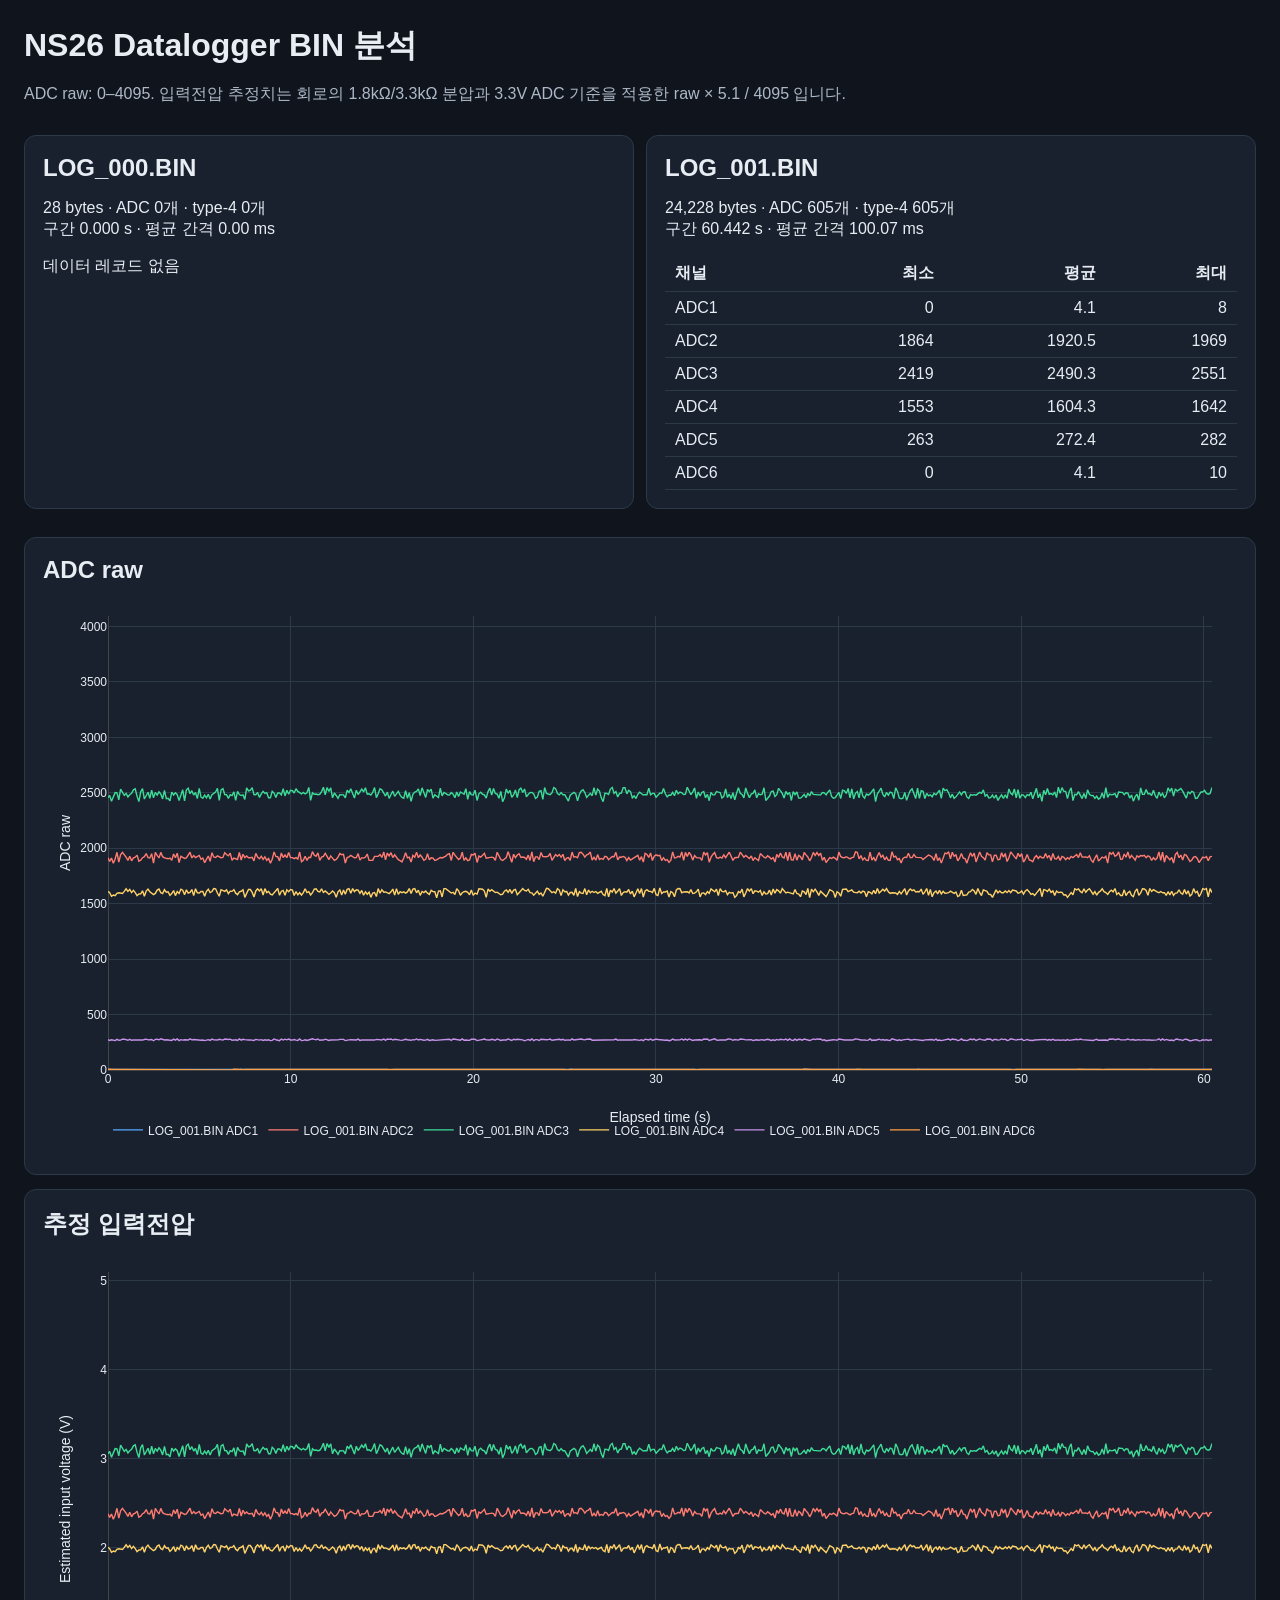
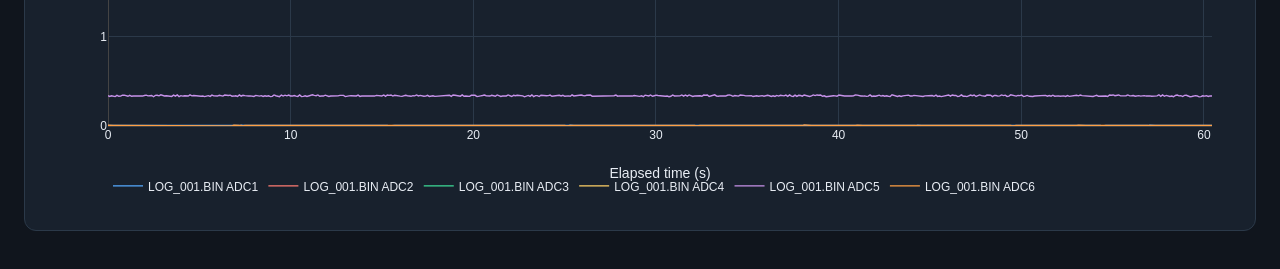
<file: dashboard/datalogger/firmware/stm32cubeide/Datalogger_final3/artifacts/bin_analysis/adc_plot.html>
<!doctype html>
<html lang="ko"><head><meta charset="utf-8"><meta name="viewport" content="width=device-width,initial-scale=1">
<title>NS26 Datalogger BIN 분석</title>
<script src="https://cdn.plot.ly/plotly-2.35.2.min.js"></script>
<style>body{font-family:-apple-system,BlinkMacSystemFont,"Segoe UI",sans-serif;margin:0;background:#10151d;color:#e8edf4}main{max-width:1500px;margin:auto;padding:24px}.card{background:#18212d;border:1px solid #2b3949;border-radius:12px;padding:18px;margin:14px 0}.grid{display:grid;grid-template-columns:repeat(auto-fit,minmax(280px,1fr));gap:12px}table{border-collapse:collapse;width:100%;font-variant-numeric:tabular-nums}th,td{padding:7px 10px;border-bottom:1px solid #2b3949;text-align:right}th:first-child,td:first-child{text-align:left}.plot{height:560px}.note{color:#aeb9c8}h1,h2{margin:0 0 12px}</style></head>
<body><main><h1>NS26 Datalogger BIN 분석</h1><p class="note">ADC raw: 0–4095. 입력전압 추정치는 회로의 1.8kΩ/3.3kΩ 분압과 3.3V ADC 기준을 적용한 raw × 5.1 / 4095 입니다.</p>
<div id="summary" class="grid"></div><div class="card"><h2>ADC raw</h2><div id="raw" class="plot"></div></div><div class="card"><h2>추정 입력전압</h2><div id="volts" class="plot"></div></div>
<script>const logs=[{"name":"LOG_000.BIN","time":[],"channels":[[],[],[],[],[],[]]},{"name":"LOG_001.BIN","time":[0.0,0.091,0.191,0.291,0.391,0.491,0.591,0.691,0.791,0.891,0.991,1.091,1.191,1.291,1.391,1.491,1.591,1.691,1.791,1.891,1.991,2.091,2.191,2.291,2.391,2.491,2.591,2.691,2.791,2.891,2.991,3.091,3.191,3.291,3.391,3.491,3.591,3.691,3.791,3.891,3.991,4.091,4.191,4.291,4.391,4.491,4.591,4.691,4.791,4.891,4.996,5.091,5.191,5.291,5.391,5.491,5.591,5.691,5.791,5.891,5.991,6.091,6.191,6.291,6.391,6.491,6.591,6.691,6.791,6.891,6.991,7.091,7.191,7.291,7.391,7.491,7.591,7.691,7.791,7.891,7.991,8.091,8.191,8.291,8.391,8.491,8.591,8.691,8.791,8.891,8.991,9.091,9.191,9.291,9.391,9.491,9.591,9.691,9.791,9.891,9.991,10.099,10.193,10.293,10.393,10.493,10.593,10.693,10.793,10.893,10.993,11.093,11.193,11.293,11.393,11.493,11.593,11.693,11.793,11.893,11.993,12.093,12.193,12.293,12.393,12.493,12.593,12.693,12.793,12.893,12.993,13.093,13.193,13.293,13.393,13.493,13.593,13.693,13.793,13.893,13.993,14.093,14.193,14.293,14.393,14.493,14.593,14.693,14.793,14.893,14.993,15.102,15.193,15.293,15.393,15.493,15.593,15.693,15.793,15.893,15.993,16.093,16.193,16.293,16.393,16.493,16.593,16.693,16.793,16.893,16.993,17.093,17.193,17.293,17.393,17.493,17.593,17.693,17.793,17.893,17.993,18.093,18.193,18.293,18.393,18.493,18.593,18.693,18.793,18.893,18.993,19.093,19.193,19.293,19.393,19.493,19.593,19.693,19.793,19.893,19.993,20.093,20.207,20.306,20.406,20.506,20.606,20.706,20.806,20.906,21.006,21.106,21.206,21.306,21.406,21.506,21.606,21.706,21.806,21.906,22.006,22.106,22.206,22.306,22.406,22.506,22.606,22.706,22.806,22.906,23.006,23.106,23.206,23.306,23.406,23.506,23.606,23.706,23.806,23.906,24.006,24.106,24.206,24.306,24.406,24.506,24.606,24.706,24.806,24.906,25.006,25.114,25.206,25.306,25.406,25.506,25.606,25.706,25.806,25.906,26.006,26.106,26.206,26.306,26.406,26.506,26.606,26.706,26.806,26.906,27.006,27.106,27.206,27.306,27.406,27.506,27.606,27.706,27.806,27.906,28.006,28.106,28.206,28.306,28.406,28.506,28.606,28.706,28.806,28.906,29.006,29.106,29.206,29.306,29.406,29.506,29.606,29.706,29.806,29.906,30.006,30.106,30.212,30.314,30.414,30.514,30.614,30.714,30.814,30.914,31.014,31.114,31.214,31.314,31.414,31.514,31.614,31.714,31.814,31.914,32.014,32.114,32.214,32.314,32.414,32.514,32.614,32.714,32.814,32.914,33.014,33.114,33.214,33.314,33.414,33.514,33.614,33.714,33.814,33.914,34.014,34.114,34.214,34.314,34.414,34.514,34.614,34.714,34.814,34.914,35.014,35.114,35.222,35.314,35.414,35.514,35.614,35.714,35.814,35.914,36.014,36.114,36.214,36.314,36.414,36.514,36.614,36.714,36.814,36.914,37.014,37.114,37.214,37.314,37.414,37.514,37.614,37.714,37.814,37.914,38.014,38.114,38.214,38.314,38.414,38.514,38.614,38.714,38.814,38.914,39.014,39.114,39.214,39.314,39.414,39.514,39.614,39.714,39.814,39.914,40.014,40.114,40.214,40.32,40.422,40.522,40.622,40.722,40.822,40.922,41.022,41.122,41.222,41.322,41.422,41.522,41.622,41.722,41.822,41.922,42.022,42.122,42.222,42.322,42.422,42.522,42.622,42.722,42.822,42.922,43.022,43.122,43.222,43.322,43.422,43.522,43.622,43.722,43.822,43.922,44.022,44.122,44.222,44.322,44.422,44.522,44.622,44.722,44.822,44.922,45.022,45.122,45.222,45.331,45.422,45.522,45.622,45.722,45.822,45.922,46.022,46.122,46.222,46.322,46.422,46.522,46.622,46.722,46.822,46.922,47.022,47.122,47.222,47.322,47.422,47.522,47.622,47.722,47.822,47.922,48.022,48.122,48.222,48.322,48.422,48.522,48.622,48.722,48.822,48.922,49.022,49.122,49.222,49.322,49.422,49.522,49.622,49.722,49.822,49.922,50.022,50.122,50.222,50.322,50.439,50.53,50.63,50.73,50.83,50.93,51.03,51.13,51.23,51.33,51.43,51.53,51.63,51.73,51.83,51.93,52.03,52.13,52.23,52.33,52.43,52.53,52.63,52.73,52.83,52.93,53.03,53.13,53.23,53.33,53.43,53.53,53.63,53.73,53.83,53.93,54.03,54.13,54.23,54.33,54.43,54.53,54.63,54.73,54.83,54.93,55.03,55.13,55.23,55.33,55.437,55.536,55.636,55.736,55.836,55.936,56.036,56.136,56.236,56.336,56.436,56.536,56.636,56.736,56.836,56.936,57.036,57.136,57.236,57.336,57.436,57.536,57.636,57.736,57.836,57.936,58.036,58.136,58.236,58.336,58.436,58.536,58.636,58.736,58.836,58.936,59.036,59.136,59.236,59.336,59.436,59.536,59.636,59.736,59.836,59.936,60.036,60.136,60.236,60.336,60.442],"channels":[[4,4,4,5,4,4,4,4,4,4,5,4,4,5,4,4,4,1,4,4,4,4,4,4,4,4,4,4,4,4,5,4,4,4,4,4,4,4,4,4,3,4,4,4,4,4,4,4,4,5,5,4,4,4,3,5,4,1,4,5,4,4,4,4,4,4,4,4,4,5,4,4,4,8,4,4,4,4,4,5,4,3,4,5,4,4,5,5,4,4,4,4,4,4,4,5,4,3,4,4,4,4,4,3,4,5,4,4,5,5,4,4,4,4,4,4,4,4,5,4,4,4,4,4,5,4,4,4,4,4,8,5,4,4,4,4,4,4,4,4,4,4,4,5,4,4,5,4,4,4,3,3,5,4,0,4,4,5,5,4,4,4,4,4,4,4,4,4,4,4,4,5,4,5,4,4,5,5,4,4,4,4,4,4,2,4,4,4,4,5,1,3,4,4,4,4,4,5,4,4,4,4,4,4,4,0,4,4,4,5,4,4,5,4,4,4,4,5,4,4,5,4,4,5,4,4,3,4,4,4,5,4,4,4,4,5,4,5,4,4,4,4,5,4,5,4,4,4,4,5,4,4,4,7,3,5,4,4,4,4,4,5,4,4,4,4,3,4,4,4,5,4,4,4,4,4,4,5,4,4,4,5,4,5,1,4,4,5,4,4,4,5,7,4,4,4,4,4,5,4,4,4,4,4,4,5,4,4,5,4,4,4,4,4,4,4,4,5,4,4,4,4,4,4,4,4,4,4,4,4,4,5,3,4,5,4,4,4,4,4,4,4,5,4,4,4,4,5,4,4,4,4,4,5,4,5,5,4,4,4,4,4,4,4,5,4,4,4,4,4,4,4,4,4,4,4,5,5,4,4,4,4,4,4,4,4,4,4,4,4,4,5,4,4,4,4,4,5,4,4,4,4,4,5,4,4,5,4,5,3,4,4,4,4,5,5,4,4,4,4,4,4,4,5,5,4,4,5,4,4,4,4,4,4,4,4,4,4,4,4,4,5,4,8,4,4,4,4,4,3,4,4,4,4,4,4,4,5,4,4,4,4,4,5,4,4,4,4,4,4,4,4,4,4,4,4,5,4,3,4,5,4,4,4,4,2,4,5,4,4,5,4,5,5,4,4,4,7,4,4,5,4,4,4,4,4,4,5,5,5,4,4,4,4,5,4,4,4,5,4,4,4,5,5,4,4,4,4,4,4,4,4,4,4,4,4,4,4,4,4,4,4,4,4,0,4,4,4,4,4,4,1,3,4,4,4,4,4,4,5,4,4,4,4,4,4,5,4,4,4,8,5,4,4,4,4,4,4,4,4,5,4,4,4,4,1,4,4,4,4,4,4,4,4,4,4,4,4,4,4,4,4,4,4,4],[1914,1881,1912,1864,1903,1964,1876,1942,1963,1946,1920,1890,1928,1887,1913,1919,1938,1884,1893,1915,1924,1953,1916,1912,1951,1865,1963,1936,1913,1963,1924,1913,1908,1905,1912,1891,1948,1915,1956,1870,1928,1914,1908,1914,1935,1964,1913,1934,1916,1924,1935,1901,1912,1870,1904,1930,1882,1960,1922,1917,1931,1922,1915,1917,1960,1944,1932,1956,1892,1911,1904,1899,1962,1894,1946,1915,1931,1915,1915,1919,1886,1954,1920,1905,1928,1899,1922,1891,1908,1866,1901,1967,1926,1924,1886,1957,1917,1939,1915,1962,1916,1916,1907,1916,1903,1966,1879,1892,1928,1891,1919,1917,1969,1938,1928,1958,1891,1920,1927,1954,1927,1897,1931,1905,1891,1899,1920,1952,1942,1946,1867,1917,1922,1935,1925,1914,1915,1952,1893,1915,1911,1919,1948,1891,1891,1891,1927,1925,1928,1943,1917,1966,1896,1957,1932,1960,1916,1941,1922,1897,1889,1877,1912,1959,1914,1920,1876,1936,1920,1965,1915,1939,1919,1891,1900,1951,1895,1915,1912,1890,1895,1904,1917,1913,1920,1928,1946,1952,1890,1964,1938,1920,1898,1911,1964,1890,1914,1888,1895,1944,1939,1955,1872,1930,1920,1936,1954,1911,1916,1918,1920,1915,1890,1964,1932,1898,1890,1904,1917,1968,1916,1874,1946,1916,1939,1951,1917,1921,1917,1900,1938,1890,1967,1879,1922,1922,1898,1962,1925,1923,1924,1928,1953,1891,1919,1943,1928,1944,1919,1946,1890,1912,1916,1890,1966,1919,1924,1915,1960,1963,1947,1920,1940,1946,1966,1893,1919,1892,1943,1899,1908,1900,1927,1922,1897,1915,1925,1924,1963,1896,1921,1919,1926,1919,1889,1916,1894,1904,1913,1928,1936,1893,1924,1875,1954,1944,1917,1958,1890,1928,1940,1933,1936,1889,1915,1890,1897,1873,1892,1967,1913,1916,1928,1920,1967,1890,1963,1925,1963,1940,1893,1935,1916,1913,1913,1891,1966,1940,1961,1874,1920,1944,1962,1916,1910,1920,1912,1941,1915,1940,1964,1928,1891,1915,1919,1919,1965,1938,1919,1935,1922,1908,1930,1889,1915,1904,1890,1952,1931,1919,1912,1932,1920,1903,1916,1876,1944,1918,1957,1922,1912,1964,1889,1966,1896,1894,1952,1893,1936,1923,1896,1962,1940,1922,1887,1917,1962,1936,1961,1935,1956,1891,1919,1871,1893,1916,1908,1920,1909,1892,1966,1926,1916,1915,1924,1915,1904,1915,1920,1967,1963,1904,1934,1894,1914,1891,1890,1966,1894,1916,1884,1930,1962,1919,1936,1896,1920,1891,1891,1968,1921,1929,1897,1907,1868,1908,1920,1917,1955,1917,1916,1944,1920,1918,1916,1916,1899,1912,1924,1939,1932,1919,1890,1952,1889,1914,1866,1919,1957,1951,1968,1904,1964,1929,1940,1887,1910,1952,1911,1907,1866,1916,1960,1926,1956,1877,1928,1966,1927,1915,1894,1960,1940,1940,1877,1936,1937,1896,1900,1960,1920,1953,1880,1915,1967,1946,1915,1904,1955,1924,1952,1875,1901,1944,1894,1890,1878,1917,1933,1908,1928,1915,1915,1952,1915,1936,1889,1954,1907,1904,1927,1891,1927,1919,1897,1915,1903,1927,1916,1932,1944,1916,1960,1920,1924,1922,1915,1932,1893,1875,1912,1941,1884,1906,1920,1912,1927,1866,1964,1946,1962,1928,1938,1967,1901,1902,1948,1919,1967,1909,1935,1916,1894,1932,1920,1935,1930,1936,1915,1931,1924,1890,1915,1896,1912,1967,1892,1965,1874,1935,1919,1895,1918,1867,1943,1962,1915,1939,1895,1944,1936,1903,1881,1895,1920,1925,1908,1871,1891,1920,1914,1926,1887,1922,1927],[2455,2477,2424,2463,2502,2500,2437,2534,2498,2477,2495,2463,2483,2495,2527,2536,2468,2421,2509,2539,2444,2481,2505,2451,2524,2455,2504,2479,2509,2488,2445,2523,2447,2450,2427,2507,2481,2501,2483,2431,2485,2527,2428,2527,2542,2492,2519,2480,2503,2448,2540,2461,2451,2479,2455,2487,2445,2483,2495,2507,2541,2432,2527,2538,2485,2483,2450,2484,2475,2509,2431,2514,2485,2475,2481,2440,2545,2518,2523,2547,2484,2483,2503,2459,2491,2514,2495,2501,2455,2455,2513,2498,2459,2499,2498,2482,2538,2472,2523,2487,2523,2519,2498,2537,2513,2500,2490,2503,2490,2501,2549,2432,2500,2487,2489,2483,2487,2511,2550,2482,2548,2513,2544,2455,2499,2476,2451,2483,2480,2482,2455,2523,2503,2536,2495,2453,2523,2485,2509,2534,2508,2546,2488,2491,2480,2503,2548,2456,2493,2536,2527,2496,2471,2506,2450,2485,2515,2468,2491,2513,2479,2458,2451,2520,2451,2501,2423,2487,2507,2512,2535,2476,2545,2501,2459,2530,2511,2533,2452,2483,2468,2458,2543,2472,2503,2491,2483,2481,2502,2488,2456,2507,2467,2508,2496,2487,2537,2441,2511,2483,2480,2524,2431,2491,2505,2487,2482,2452,2511,2543,2479,2540,2495,2488,2451,2513,2419,2455,2535,2496,2523,2459,2481,2526,2457,2528,2542,2503,2535,2463,2485,2502,2504,2491,2449,2461,2513,2520,2440,2548,2495,2491,2484,2499,2547,2538,2493,2482,2502,2483,2483,2453,2426,2479,2496,2504,2493,2428,2485,2516,2528,2503,2458,2483,2496,2474,2547,2479,2533,2516,2455,2421,2496,2495,2486,2534,2549,2495,2512,2463,2495,2498,2547,2546,2491,2523,2511,2455,2472,2449,2487,2506,2495,2481,2484,2483,2542,2483,2495,2495,2460,2480,2499,2495,2539,2491,2463,2481,2479,2504,2474,2523,2491,2507,2500,2485,2488,2551,2516,2483,2509,2544,2451,2507,2472,2503,2512,2456,2486,2429,2503,2482,2482,2511,2506,2503,2453,2468,2535,2458,2488,2449,2501,2436,2496,2546,2496,2485,2454,2544,2495,2457,2491,2495,2527,2455,2491,2482,2488,2546,2431,2451,2471,2512,2515,2467,2483,2541,2520,2495,2453,2512,2487,2504,2431,2511,2484,2509,2452,2452,2467,2486,2457,2495,2472,2511,2486,2483,2484,2482,2482,2503,2500,2481,2507,2527,2467,2451,2456,2485,2504,2448,2523,2517,2495,2539,2455,2535,2445,2496,2512,2455,2544,2471,2451,2489,2479,2490,2510,2535,2421,2491,2516,2543,2485,2463,2503,2479,2507,2501,2448,2544,2513,2453,2447,2451,2503,2432,2481,2519,2537,2483,2450,2543,2451,2519,2514,2449,2495,2472,2482,2464,2495,2482,2499,2523,2451,2543,2520,2528,2500,2455,2488,2450,2464,2492,2508,2481,2508,2509,2463,2449,2484,2479,2484,2479,2493,2504,2496,2527,2471,2484,2454,2456,2480,2451,2481,2431,2459,2481,2449,2483,2451,2535,2496,2482,2535,2455,2528,2451,2482,2479,2457,2484,2475,2505,2446,2504,2541,2455,2493,2424,2523,2483,2539,2487,2493,2482,2508,2457,2551,2495,2547,2513,2513,2448,2512,2546,2430,2487,2482,2511,2484,2448,2493,2449,2527,2486,2475,2477,2451,2469,2443,2455,2499,2451,2546,2459,2488,2482,2485,2493,2456,2508,2505,2504,2483,2500,2497,2453,2480,2425,2467,2487,2433,2544,2487,2486,2531,2492,2494,2475,2523,2475,2451,2506,2475,2496,2455,2480,2545,2512,2543,2471,2536,2516,2527,2540,2515,2483,2452,2511,2493,2514,2506,2449,2453,2481,2507,2507,2523,2495,2488,2495,2548],[1611,1600,1567,1578,1572,1593,1598,1593,1593,1611,1635,1611,1629,1600,1620,1600,1573,1587,1588,1616,1567,1614,1632,1607,1593,1582,1593,1623,1632,1599,1591,1626,1603,1607,1575,1592,1619,1573,1610,1592,1631,1622,1581,1625,1596,1602,1628,1573,1635,1598,1596,1611,1610,1568,1612,1631,1601,1610,1636,1634,1596,1567,1626,1616,1611,1625,1590,1613,1611,1627,1595,1582,1607,1612,1625,1557,1600,1629,1628,1604,1560,1615,1635,1615,1635,1579,1636,1600,1611,1586,1579,1599,1610,1637,1576,1613,1620,1577,1626,1609,1628,1622,1574,1610,1580,1599,1578,1600,1635,1600,1608,1579,1599,1631,1635,1611,1606,1635,1601,1615,1600,1584,1597,1614,1600,1559,1607,1623,1579,1623,1585,1629,1636,1594,1636,1609,1626,1623,1593,1620,1576,1608,1585,1604,1557,1596,1601,1565,1636,1595,1626,1603,1606,1599,1591,1607,1632,1577,1636,1584,1609,1600,1607,1595,1606,1637,1592,1631,1636,1598,1622,1575,1610,1600,1615,1595,1584,1620,1609,1608,1553,1613,1616,1561,1636,1636,1623,1613,1596,1603,1583,1635,1616,1576,1599,1608,1612,1602,1580,1623,1575,1595,1587,1634,1634,1631,1614,1557,1632,1612,1627,1616,1600,1604,1591,1581,1587,1613,1624,1603,1628,1593,1622,1628,1581,1595,1617,1636,1620,1615,1630,1600,1598,1577,1599,1613,1584,1597,1567,1604,1638,1635,1613,1600,1608,1595,1636,1623,1573,1625,1608,1610,1578,1601,1603,1576,1637,1564,1609,1596,1592,1636,1581,1623,1599,1612,1601,1610,1594,1600,1612,1583,1573,1637,1562,1621,1604,1637,1595,1614,1636,1574,1601,1608,1604,1628,1588,1613,1562,1597,1635,1592,1636,1560,1615,1626,1612,1611,1601,1638,1581,1573,1642,1592,1605,1606,1615,1561,1610,1599,1562,1624,1637,1635,1599,1606,1606,1608,1597,1627,1592,1596,1607,1632,1562,1596,1597,1582,1609,1594,1634,1623,1607,1632,1574,1636,1611,1607,1618,1581,1603,1596,1600,1557,1573,1609,1599,1631,1562,1597,1636,1614,1636,1590,1616,1613,1604,1619,1575,1608,1587,1591,1622,1578,1632,1595,1627,1616,1595,1636,1611,1597,1604,1598,1597,1588,1627,1592,1587,1563,1615,1607,1583,1637,1554,1632,1607,1631,1607,1575,1613,1596,1573,1564,1592,1626,1619,1607,1556,1608,1597,1567,1628,1632,1632,1608,1613,1624,1604,1603,1598,1613,1596,1613,1607,1563,1608,1603,1589,1620,1590,1637,1597,1612,1631,1614,1636,1608,1593,1599,1599,1597,1584,1611,1589,1611,1636,1579,1615,1632,1618,1625,1605,1610,1607,1632,1584,1607,1637,1575,1629,1562,1600,1615,1589,1620,1588,1612,1594,1595,1599,1613,1605,1593,1605,1564,1574,1621,1575,1576,1580,1605,1609,1629,1614,1584,1637,1599,1574,1624,1614,1611,1585,1583,1557,1587,1625,1597,1614,1599,1599,1615,1600,1618,1599,1623,1617,1615,1595,1599,1615,1587,1615,1627,1606,1584,1592,1575,1596,1613,1637,1563,1627,1623,1610,1631,1602,1615,1575,1614,1600,1603,1602,1579,1581,1557,1576,1600,1581,1635,1625,1633,1611,1599,1635,1603,1624,1635,1612,1586,1609,1577,1603,1613,1635,1609,1600,1584,1607,1622,1607,1637,1583,1598,1574,1574,1625,1574,1599,1611,1575,1563,1612,1634,1575,1597,1635,1633,1620,1575,1637,1610,1626,1614,1607,1599,1610,1599,1600,1575,1608,1580,1612,1574,1595,1597,1626,1596,1585,1627,1587,1616,1570,1584,1636,1599,1611,1564,1592,1635,1628,1637,1562,1636,1600],[273,267,272,266,265,276,268,270,278,278,272,268,276,268,270,269,274,270,267,270,275,278,272,272,275,264,276,277,272,281,275,271,273,272,274,267,278,269,280,265,274,270,273,272,270,281,272,275,272,274,271,269,270,265,270,274,267,279,272,272,270,277,272,270,279,276,275,278,269,270,272,266,280,269,277,274,270,271,272,270,267,276,272,270,274,267,272,268,272,265,267,280,273,272,265,279,270,278,272,279,271,270,275,269,267,280,265,267,272,267,270,274,281,276,273,280,268,270,270,278,270,266,271,271,268,270,272,276,277,276,265,272,272,273,272,272,271,279,267,271,270,270,273,268,268,267,270,276,273,275,271,280,268,280,276,280,270,277,273,267,269,267,272,277,273,272,268,274,272,280,271,276,270,268,269,277,267,270,272,267,269,270,269,272,272,273,277,278,267,280,277,272,270,269,281,268,270,269,267,277,276,277,265,272,272,275,279,273,272,270,277,271,268,280,276,266,270,271,271,280,271,266,277,273,277,276,270,272,263,270,276,267,281,265,274,274,266,278,276,270,273,274,279,268,269,274,273,277,271,277,268,272,272,268,281,271,273,275,280,279,275,272,277,278,280,269,269,269,273,268,272,271,273,273,268,270,270,273,279,269,272,272,269,270,269,272,267,270,275,274,274,267,273,264,278,276,271,280,268,273,278,275,273,267,269,268,270,264,268,280,271,272,273,272,280,269,280,270,280,276,267,271,272,272,273,268,279,278,280,266,272,277,281,271,268,272,272,276,270,277,281,276,268,275,271,270,279,274,276,272,273,272,274,266,270,272,268,272,274,269,272,277,273,267,272,267,276,270,277,271,272,279,268,281,269,267,278,267,277,275,269,280,277,274,267,272,280,274,280,277,280,268,272,264,267,272,272,273,272,268,280,276,271,271,272,270,270,271,273,280,279,272,271,270,272,267,269,281,267,270,268,273,278,270,275,269,272,268,266,281,274,270,267,272,266,272,272,274,278,271,270,276,274,270,272,272,266,272,273,277,274,275,268,278,267,270,265,270,276,276,280,270,280,275,276,266,269,280,269,269,265,272,279,273,279,266,274,280,274,270,269,279,277,277,265,276,275,270,272,280,274,278,267,270,281,276,270,270,276,274,279,266,270,276,268,265,266,271,271,272,274,275,272,276,269,275,269,278,269,272,272,268,270,272,267,274,267,271,274,273,277,272,279,274,273,273,271,274,268,266,272,277,268,270,272,272,270,266,280,277,280,273,277,280,272,272,277,273,280,272,273,275,269,275,274,270,274,274,270,274,272,268,270,269,272,282,268,280,268,276,269,266,270,264,275,279,272,274,266,276,277,269,264,266,272,274,271,263,265,272,270,273,266,272,270],[7,4,5,4,4,4,4,5,4,4,0,4,4,4,5,4,5,5,5,2,4,5,4,5,4,4,4,4,4,4,4,3,4,3,4,4,1,4,4,4,4,5,4,4,4,5,4,4,4,4,4,4,4,5,4,4,4,4,4,4,3,4,4,5,5,4,4,4,0,7,4,5,4,4,0,4,4,4,4,4,4,4,4,5,4,5,4,4,4,4,5,4,5,4,4,4,4,4,4,4,6,4,4,4,4,5,4,4,4,4,5,4,3,4,4,4,4,4,5,4,5,5,4,4,4,4,4,4,4,5,4,4,5,4,4,4,4,4,4,4,4,4,4,4,4,4,5,5,4,4,4,4,4,4,4,4,4,4,4,4,5,4,4,4,4,4,4,4,4,5,4,4,4,4,4,5,3,4,5,4,5,5,4,4,4,4,4,4,4,4,4,5,4,4,3,4,5,4,5,4,4,4,3,4,4,4,4,4,3,5,4,4,4,4,4,4,5,4,5,4,3,4,5,4,4,4,4,4,4,4,4,4,5,8,4,5,5,4,4,4,3,4,4,4,4,5,4,5,4,4,5,0,4,5,5,5,4,5,4,5,4,3,5,3,4,4,4,5,4,4,4,4,4,5,5,4,5,4,4,4,4,4,4,6,4,4,7,4,4,4,4,4,4,5,4,4,4,4,4,4,4,4,7,4,4,4,4,5,4,4,4,5,3,4,5,4,4,4,5,4,4,4,0,4,4,4,4,5,6,4,3,4,4,5,4,4,4,4,4,4,4,4,4,4,4,4,5,4,4,5,4,4,4,4,4,4,4,5,4,4,5,4,3,4,4,4,5,5,4,4,4,4,4,9,4,4,4,4,4,4,4,10,7,4,4,4,4,4,4,5,4,5,4,4,5,4,4,4,5,4,4,4,4,4,4,5,4,4,0,5,7,4,4,4,4,4,4,5,4,3,4,3,4,4,4,4,4,4,5,3,4,4,4,4,4,4,4,5,4,4,4,5,2,4,4,4,4,4,4,5,4,4,4,4,4,5,4,4,4,5,4,3,4,4,4,4,8,5,4,4,4,4,4,4,4,4,4,5,4,4,3,5,4,4,4,5,4,5,4,5,5,4,4,5,4,0,4,4,4,4,4,4,0,4,5,4,4,4,4,4,4,4,4,4,4,4,4,4,4,4,4,2,4,4,4,4,5,4,4,4,4,7,5,5,4,4,4,3,4,4,4,4,4,4,4,5,4,4,5,4,4,4,5,5,4,5,4,4,5,4,4,4,4,4,5,5,4,4,4,5,4,4,4,4,4,4,4,4,4,4,4,4,0,4,5,4,4,4,5,4,5,4,4,4,4,3,4,4,5,4,5,4,5,4,4]]}];const summaries=[{"name":"LOG_000.BIN","size":28,"count":0,"type4_count":0,"duration":0,"mean_interval":0,"stats":[]},{"name":"LOG_001.BIN","size":24228,"count":605,"type4_count":605,"duration":60.442,"mean_interval":100.06953642384106,"stats":[{"channel":1,"min":0,"max":8,"mean":4.115702479338843},{"channel":2,"min":1864,"max":1969,"mean":1920.5305785123967},{"channel":3,"min":2419,"max":2551,"mean":2490.3471074380163},{"channel":4,"min":1553,"max":1642,"mean":1604.2578512396694},{"channel":5,"min":263,"max":282,"mean":272.38347107438017},{"channel":6,"min":0,"max":10,"mean":4.1454545454545455}]}];const colors=['#55aaff','#ff7b72','#3ddc97','#ffd166','#c792ea','#ff9f43'];
document.getElementById('summary').innerHTML=summaries.map(s=>`<section class="card"><h2>${s.name}</h2><p>${s.size.toLocaleString()} bytes · ADC ${s.count.toLocaleString()}개 · type-4 ${s.type4_count.toLocaleString()}개<br>구간 ${s.duration.toFixed(3)} s · 평균 간격 ${s.mean_interval.toFixed(2)} ms</p>${s.stats.length?`<table><tr><th>채널</th><th>최소</th><th>평균</th><th>최대</th></tr>${s.stats.map(x=>`<tr><td>ADC${x.channel}</td><td>${x.min}</td><td>${x.mean.toFixed(1)}</td><td>${x.max}</td></tr>`).join('')}</table>`:'<p>데이터 레코드 없음</p>'}</section>`).join('');
const traces=[];logs.forEach(log=>log.channels.forEach((values,i)=>{if(values.length)traces.push({x:log.time,y:values,name:`${log.name} ADC${i+1}`,mode:'lines',line:{width:1.4,color:colors[i]},hovertemplate:'%{x:.3f} s<br>%{y} raw<extra>%{fullData.name}</extra>'})}));
const layout={paper_bgcolor:'#18212d',plot_bgcolor:'#18212d',font:{color:'#e8edf4'},margin:{l:65,r:25,t:20,b:55},xaxis:{title:'Elapsed time (s)',gridcolor:'#2b3949'},yaxis:{title:'ADC raw',range:[0,4095],gridcolor:'#2b3949'},legend:{orientation:'h'},hovermode:'x unified'};
Plotly.newPlot('raw',traces,layout,{responsive:true,displaylogo:false});
const vtraces=traces.map(t=>({...t,y:t.y.map(v=>v*5.1/4095),hovertemplate:'%{x:.3f} s<br>%{y:.4f} V<extra>%{fullData.name}</extra>'}));Plotly.newPlot('volts',vtraces,{...layout,yaxis:{title:'Estimated input voltage (V)',range:[0,5.1],gridcolor:'#2b3949'}},{responsive:true,displaylogo:false});
</script></main></body></html>
</file>
